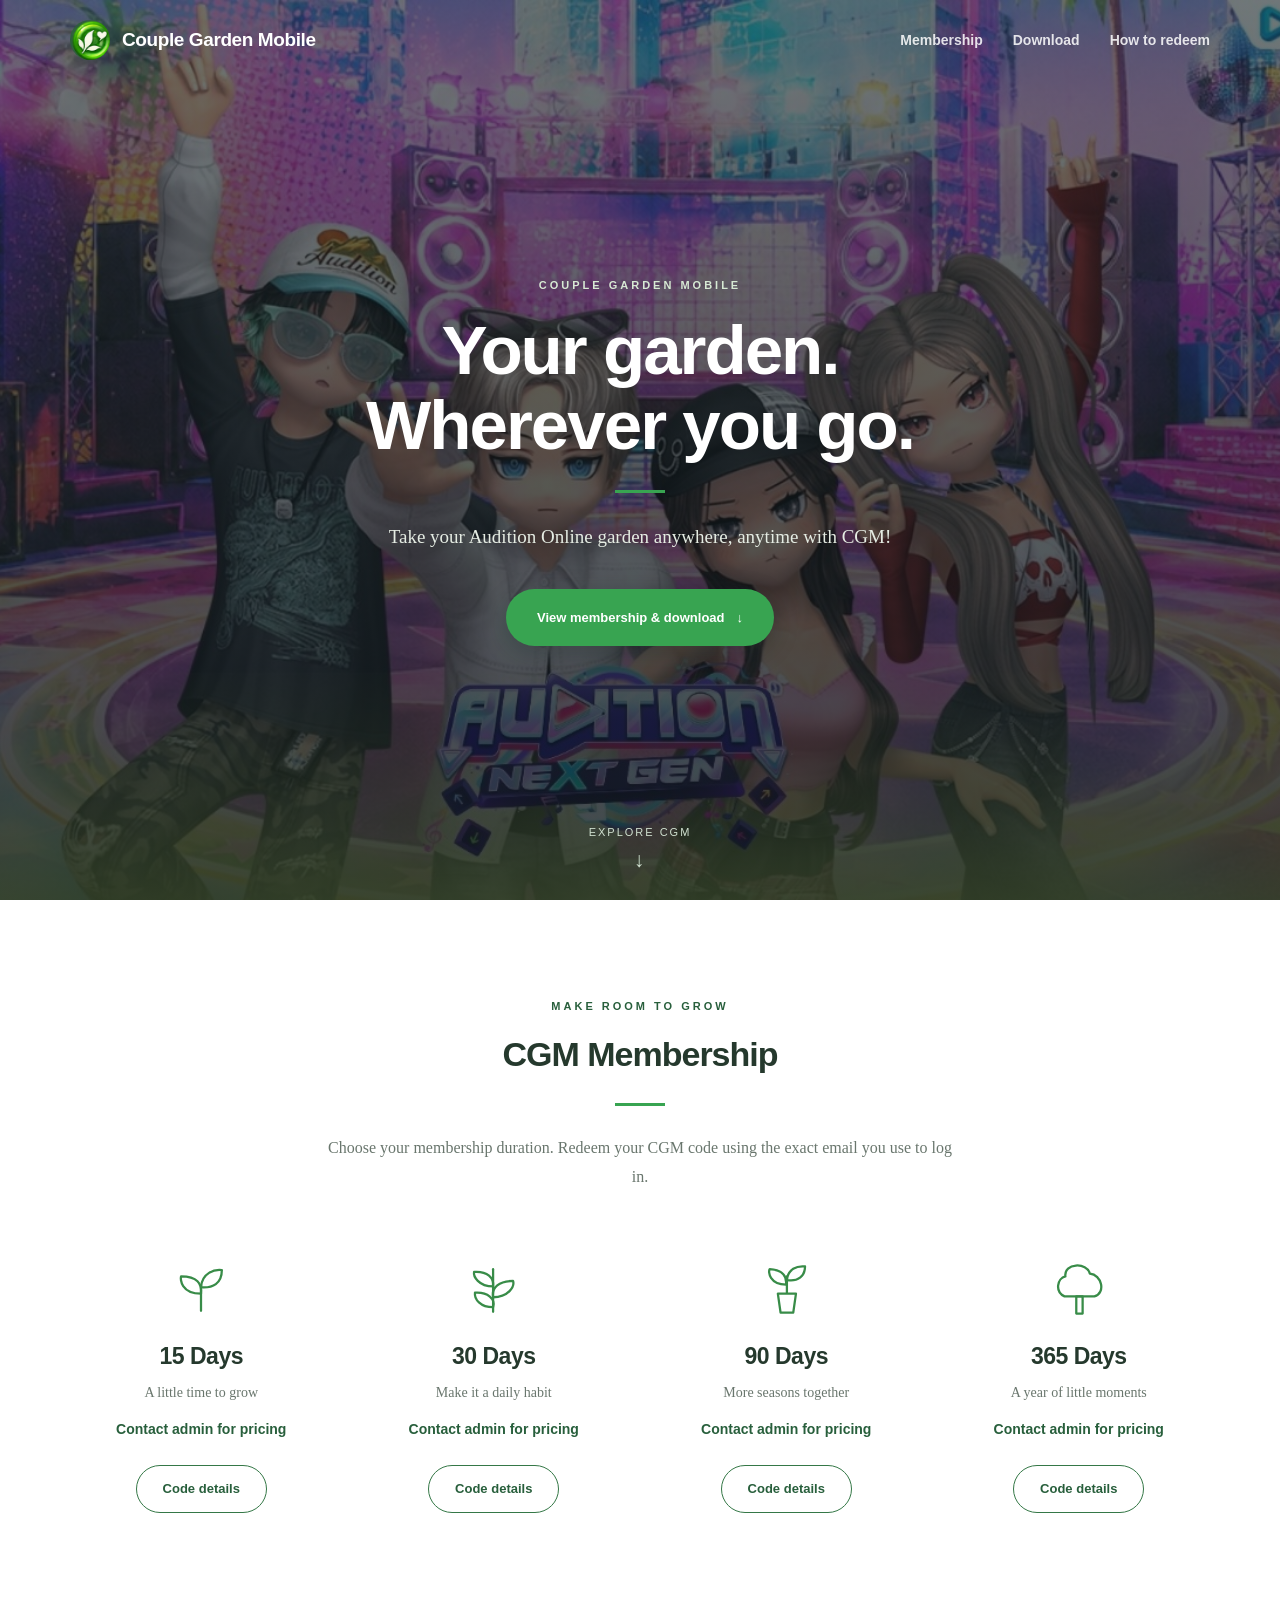
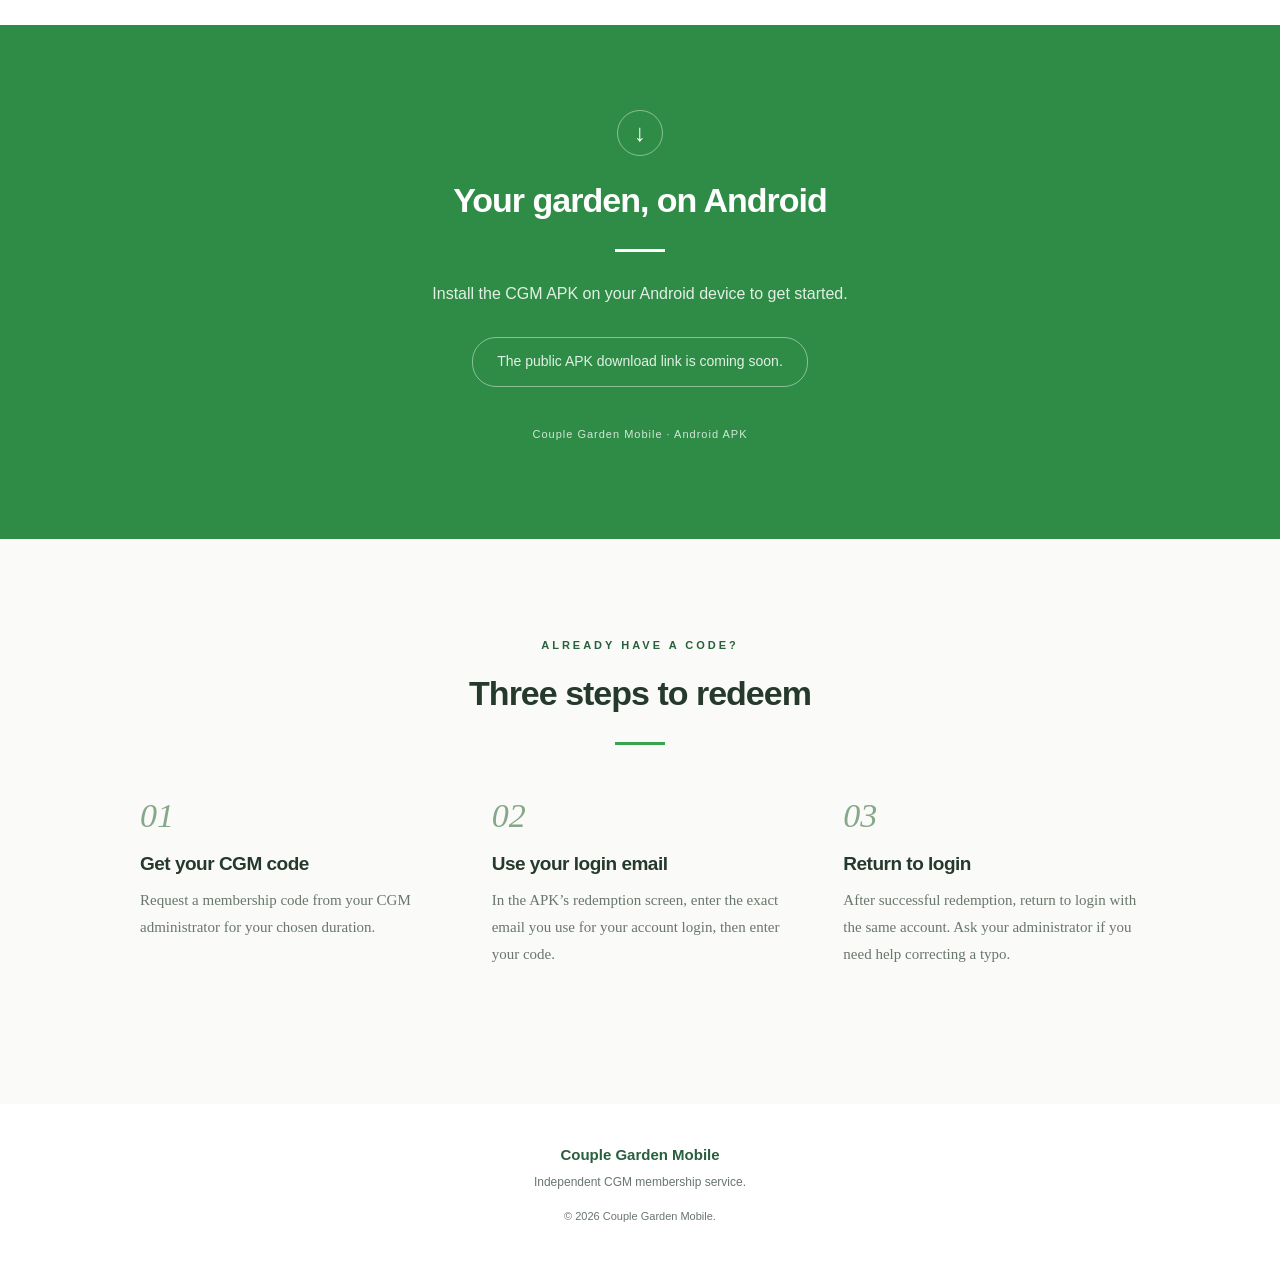
<file: cloudflare-pages/public/index.html>
<!doctype html>
<html lang="en">
<head>
<meta charset="utf-8"><meta name="viewport" content="width=device-width,initial-scale=1">
<meta name="theme-color" content="#285f3c"><meta name="description" content="Couple Garden Mobile — CGM membership plans, redemption guidance, and Android downloads.">
<title>Couple Garden Mobile | CGM</title>
<link rel="icon" href="assets/cgm-logo.png"><link rel="stylesheet" href="assets/site.css">
<script src="site-config.js" defer></script><script src="assets/site.js" defer></script>
</head>
<body id="top">
<a class="skip" href="#main">Skip to content</a>
<nav class="navigation" aria-label="Main navigation"><div class="nav-inner">
<a class="brand" href="#top"><img src="assets/cgm-logo.png" width="40" height="40" alt=""><span>Couple Garden Mobile</span></a>
<button class="menu-toggle" type="button" aria-expanded="false" aria-controls="nav-links" aria-label="Open navigation"><span></span><span></span><span></span></button>
<div id="nav-links" class="nav-links"><a href="#pricing">Membership</a><a href="#download">Download</a><a href="#membership">How to redeem</a></div>
</div></nav>
<main id="main">
<header class="hero"><div class="hero-content"><p class="eyebrow">COUPLE GARDEN MOBILE</p><h1>Your garden.<br>Wherever you go.</h1><div class="divider"></div><p class="hero-description">Take your Audition Online garden anywhere, anytime with CGM!</p><a class="button button-green" href="#pricing">View membership &amp; download <span aria-hidden="true">↓</span></a></div><a class="scroll-note" href="#pricing">Explore CGM <span aria-hidden="true">↓</span></a></header>
<section class="section plans" id="pricing"><div class="container"><p class="eyebrow dark">MAKE ROOM TO GROW</p><h2>CGM Membership</h2><div class="divider"></div><p class="section-intro">Choose your membership duration. Redeem your CGM code using the exact email you use to log in.</p>
<div class="plan-grid">
<article class="plan"><div class="plant" aria-hidden="true"><svg viewBox="0 0 64 64" fill="none" stroke="currentColor" stroke-width="2.5" stroke-linecap="round" stroke-linejoin="round"><path d="M32 55V27"/><path d="M32 36C10 36 9 20 10 17c18 0 23 8 22 19Z"/><path d="M32 29C33 13 47 9 55 10c0 15-10 20-23 19Z"/></svg></div><h3>15 Days</h3><p class="plan-note">A little time to grow</p><p class="price" data-days="15">Contact admin for pricing</p><a class="button button-outline plan-link" href="#membership">Code details</a></article>
<article class="plan"><div class="plant" aria-hidden="true"><svg viewBox="0 0 64 64" fill="none" stroke="currentColor" stroke-width="2.5" stroke-linecap="round" stroke-linejoin="round"><path d="M31 56V9"/><path d="M31 28C15 28 9 17 10 12c15-1 22 7 21 16Z"/><path d="M31 40c17 0 24-12 22-18-15 0-24 7-22 18Z"/><path d="M31 51c-14 0-21-9-20-16 14-1 23 7 20 16Z"/></svg></div><h3>30 Days</h3><p class="plan-note">Make it a daily habit</p><p class="price" data-days="30">Contact admin for pricing</p><a class="button button-outline plan-link" href="#membership">Code details</a></article>
<article class="plan"><div class="plant" aria-hidden="true"><svg viewBox="0 0 64 64" fill="none" stroke="currentColor" stroke-width="2.5" stroke-linecap="round" stroke-linejoin="round"><path d="M23 36h20l-3 21H26Z"/><path d="M33 35V17"/><path d="M32 26C14 26 12 12 14 9c15 1 19 8 18 17Z"/><path d="M33 21C34 9 44 5 53 6c0 11-8 17-20 15Z"/></svg></div><h3>90 Days</h3><p class="plan-note">More seasons together</p><p class="price" data-days="90">Contact admin for pricing</p><a class="button button-outline plan-link" href="#membership">Code details</a></article>
<article class="plan"><div class="plant" aria-hidden="true"><svg viewBox="0 0 64 64" fill="none" stroke="currentColor" stroke-width="2.5" stroke-linecap="round" stroke-linejoin="round"><path d="M29 39h7v19h-7Z"/><path d="M16 39c-11-5-8-20 1-22-2-15 24-16 27-3 13 1 18 21 5 25Z"/></svg></div><h3>365 Days</h3><p class="plan-note">A year of little moments</p><p class="price" data-days="365">Contact admin for pricing</p><a class="button button-outline plan-link" href="#membership">Code details</a></article>
</div></div></section>
<section class="download section" id="download"><div class="container"><span class="android-mark" aria-hidden="true">↓</span><h2>Your garden, on Android</h2><div class="divider light"></div><p>Install the CGM APK on your Android device to get started.</p><a id="download-link" class="button button-light" hidden>Download CGM APK <span aria-hidden="true">↗</span></a><p id="download-pending" class="download-pending">The public APK download link is coming soon.</p><p class="download-caption">Couple Garden Mobile · Android APK</p></div></section>
<section class="section redemption" id="membership"><div class="container"><p class="eyebrow dark">ALREADY HAVE A CODE?</p><h2>Three steps to redeem</h2><div class="divider"></div><div class="steps"><article><span class="step-number">01</span><h3>Get your CGM code</h3><p>Request a membership code from your CGM administrator for your chosen duration.</p></article><article><span class="step-number">02</span><h3>Use your login email</h3><p>In the APK’s redemption screen, enter the exact email you use for your account login, then enter your code.</p></article><article><span class="step-number">03</span><h3>Return to login</h3><p>After successful redemption, return to login with the same account. Ask your administrator if you need help correcting a typo.</p></article></div><a id="contact-link" class="button button-outline" hidden>Contact CGM admin <span aria-hidden="true">↗</span></a></div></section>
</main><footer><a class="footer-brand" href="#top">Couple Garden Mobile</a><p>Independent CGM membership service.</p><small>© <span id="year">2026</span> Couple Garden Mobile.</small></footer>
</body></html>
</file>
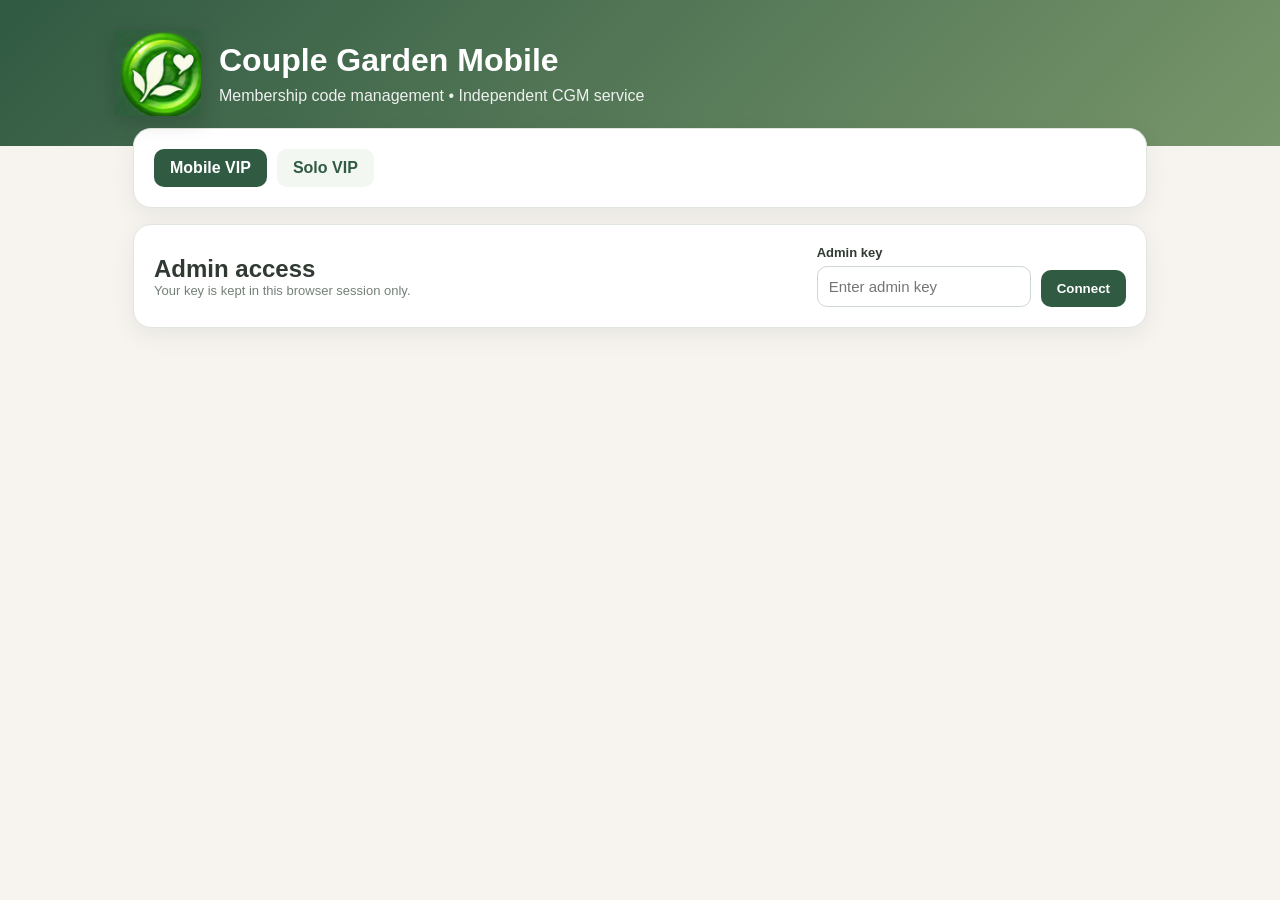
<file: public/admin_panel.html>
<!doctype html>
<html lang="en"><head><meta charset="utf-8"><meta name="viewport" content="width=device-width,initial-scale=1">
<title>Couple Garden Mobile</title><link rel="icon" type="image/png" href="assets/favicon.png">
<style>
*{box-sizing:border-box}body{margin:0;font-family:Arial,sans-serif;background:#f7f4ef;color:#303a32}
.hero{background:linear-gradient(135deg,#315a43,#78966b);color:white;padding:30px 20px}.brand{display:flex;align-items:center;gap:18px}.brand-logo{width:86px;height:86px;object-fit:contain;filter:drop-shadow(0 5px 10px rgba(0,0,0,.18))}.brand-copy{min-width:0}
.wrap{max-width:1050px;margin:auto}.hero h1{margin:0;font-size:32px}.hero p{margin:8px 0 0;opacity:.9}
main{max-width:1050px;margin:-18px auto 40px;padding:0 18px}.card{background:#fff;border:1px solid #dfe6dd;border-radius:18px;padding:20px;margin-bottom:16px;box-shadow:0 8px 24px #26382b12}
.grid{display:grid;grid-template-columns:repeat(auto-fit,minmax(190px,1fr));gap:12px}.stat{background:#f2f7f1;border-radius:14px;padding:16px}.stat b{font-size:26px;display:block;color:#315a43}
label{font-weight:700;font-size:13px}input,select{padding:11px;border:1px solid #cdd8cf;border-radius:10px;font-size:15px}button{padding:11px 16px;border:0;border-radius:10px;background:#315a43;color:#fff;font-weight:700;cursor:pointer}button:disabled{opacity:.55}
.row{display:flex;gap:10px;align-items:end;flex-wrap:wrap}.field{display:flex;flex-direction:column;gap:6px}
.generated{margin-top:15px;background:#edf6ed;border:1px solid #c7dac8;padding:17px;border-radius:14px}.code{font-family:Consolas,monospace;font-size:22px;font-weight:700;letter-spacing:.5px}
table{width:100%;border-collapse:collapse;font-size:14px}th,td{text-align:left;padding:11px 8px;border-bottom:1px solid #edf0ec}th{color:#68766b}.badge{padding:5px 9px;border-radius:99px;font-size:12px;font-weight:bold}.active{background:#e1f3e5;color:#28633a}.unused{background:#fff1ce;color:#765a12}.expired{background:#eee;color:#666}
.muted{color:#748078;font-size:13px}.error{color:#a22}.toolbar{display:flex;justify-content:space-between;gap:12px;align-items:center;flex-wrap:wrap}
@media(max-width:650px){.hero{padding-top:24px}.brand-logo{width:66px;height:66px}.hero h1{font-size:26px}.code{font-size:17px}table{font-size:12px}.hide-sm{display:none}}
.edition-nav{display:flex;gap:10px;align-items:center;flex-wrap:wrap}.edition-nav a{padding:10px 16px;border-radius:10px;text-decoration:none;font-weight:700;color:#315a43;background:#f2f7f1}.edition-nav a[aria-current]{background:#315a43;color:white}</style></head><body>
<header class="hero"><div class="wrap"><div class="brand"><img class="brand-logo" src="assets/cgm-logo.png" alt="Couple Garden Mobile logo"><div class="brand-copy"><h1>Couple Garden Mobile</h1><p>Membership code management • Independent CGM service</p></div></div></div></header>
<main><nav class="card edition-nav" aria-label="VIP edition"><a href="admin_panel.html" aria-current="page">Mobile VIP</a><a href="solo_admin.html">Solo VIP</a></nav>
<section class="card"><div class="toolbar"><div><h2 style="margin:0">Admin access</h2><div class="muted">Your key is kept in this browser session only.</div></div>
<div class="row"><div class="field"><label>Admin key</label><input id="key" type="password" placeholder="Enter admin key"></div><button id="connect">Connect</button></div></div><div id="accessMsg" class="muted"></div></section>

<section id="dash" style="display:none">
<div class="grid" style="margin-bottom:16px">
<div class="stat"><span>Total codes</span><b id="total">0</b></div><div class="stat"><span>Unused</span><b id="unused">0</b></div>
<div class="stat"><span>Active</span><b id="active">0</b></div><div class="stat"><span>Expired</span><b id="expired">0</b></div></div>

<section class="card"><h2 style="margin-top:0">Generate CGMANG code</h2><p class="muted">Generate one membership code at a time. Full codes are saved for this authenticated admin panel.</p>
<div class="row"><div class="field"><label>Validity</label><select id="days"><option value="15">15 days</option><option value="30" selected>30 days</option><option value="90">90 days</option><option value="365">365 days</option></select></div>
<button id="generate">Generate Code</button></div><div id="generated"></div></section>

<section class="card"><div class="toolbar"><div><h2 style="margin:0">Membership codes</h2><div class="muted">Up to the latest 200 records. Older codes show a masked hint until a successful redemption captures the full code.</div></div><button id="refresh">Refresh</button></div>
<div class="field" style="margin-top:12px"><label for="search">Find account or code</label><input id="search" type="search" placeholder="Enter login email or membership code"></div>
<div id="editMsg" class="muted" aria-live="polite" style="margin-top:8px"></div>
<div id="matchCount" class="muted" aria-live="polite" style="margin-top:8px"></div>
<div style="overflow:auto;margin-top:12px"><table><thead><tr><th>Code</th><th>Days</th><th>Created</th><th>Redeemed</th><th>Expiry</th><th>State</th><th>Login email / ID</th><th>Action</th></tr></thead><tbody id="rows"></tbody></table></div></section>
</section></main>
<script>
const BASE='https://jpcg.onrender.com', $=id=>document.getElementById(id);
const esc=s=>String(s??'').replace(/[&<>"']/g,c=>({'&':'&amp;','<':'&lt;','>':'&gt;','"':'&quot;',"'":'&#39;'}[c]));
const dt=x=>x?new Date(Number(x)*1000).toLocaleString():'—';
// Presentation only: preserve the exact stored login_id for API calls.
function splitLoginId(value){
    const login=String(value||'');
    if(login.startsWith('INPP.'))return {prefix:'INPP.',email:login.slice(5)};
    const colon=login.lastIndexOf(':');
    return colon<0?{prefix:'',email:login}:{prefix:login.slice(0,colon+1),email:login.slice(colon+1)};
}
const displayLoginId=value=>value?splitLoginId(value).email:'—';
$('key').value=sessionStorage.getItem('jpcg_admin_key')||'';
async function api(path,opt={}){let k=$('key').value.trim();let h=Object.assign({'X-Admin-Key':k},opt.headers||{});let r=await fetch(BASE+path,Object.assign({},opt,{headers:h}));let j=await r.json().catch(()=>({}));if(!r.ok)throw Error('HTTP '+r.status+': '+(j.error||j.message||'request failed'));return j}
async function load(){try{let j=await api('/admin_codes.php');sessionStorage.setItem('jpcg_admin_key',$('key').value.trim());$('dash').style.display='block';$('accessMsg').textContent='Connected.';render(j.codes||[])}catch(e){$('dash').style.display='none';$('accessMsg').innerHTML='<span class="error">'+esc(e.message)+'</span>'}}
let records=[];
function render(a){records=a;let c={unused:0,active:0,expired:0};a.forEach(x=>c[x.state]=(c[x.state]||0)+1);$('total').textContent=a.length;$('unused').textContent=c.unused||0;$('active').textContent=c.active||0;$('expired').textContent=c.expired||0;
renderRows()}
function renderRows(){const term=$('search').value.trim().toLowerCase();const a=records.filter(x=>[x.login_id,x.code_full,x.code_hint].some(v=>String(v||'').toLowerCase().includes(term)));$('matchCount').textContent=term?`${a.length} matching records out of ${records.length} loaded.`:`${records.length} records loaded.`;
$('rows').innerHTML=a.map(x=>`<tr><td><code>${esc(x.code_full||x.code_hint)}</code>${x.code_full?'':'<div class="muted">Full code not saved</div>'}</td><td>${esc(x.vip_days)}</td><td>${dt(x.created_at)}</td><td>${dt(x.redeemed_at)}</td><td>${dt(x.vip_expiry)}</td><td><span class="badge ${esc(x.state)}">${esc(x.state)}</span></td><td>${esc(displayLoginId(x.login_id))}</td><td>${x.redeemed_at!==null&&x.login_id&&x.code_id?`<button type="button" data-edit-id="${esc(x.code_id)}">Edit email</button>`:'—'}</td></tr>`).join('')||'<tr><td colspan="8">No matching codes.</td></tr>'}
$('search').oninput=renderRows;
$('rows').onclick=async event=>{
    const button=event.target.closest('button[data-edit-id]');
    if(!button||button.disabled)return;
    const row=records.find(x=>x.code_id===button.dataset.editId);
    if(!row)return;
    const oldLogin=String(row.login_id||'');
    const {prefix,email:oldEmail}=splitLoginId(oldLogin);
    const entered=prompt('Enter the correct email used for the original account login. The account prefix and VIP expiry will stay the same.',oldEmail);
    if(entered===null)return;
    const email=entered.trim();
    if(!email||email===oldEmail)return;
    if(!/^[^\s@:]+@[^\s@:]+\.[^\s@:]+$/.test(email)){
        $('editMsg').textContent='Enter the email only, without the account prefix.';return;
    }
    if(!confirm(`Move CGM code ${row.code_full||row.code_hint} from ${oldEmail} to ${email}? The existing expiry stays unchanged. This does not change the original game account.`))return;
    button.disabled=true;$('editMsg').textContent='Saving email…';
    try{
        const saved=await api('/admin_edit_email.php',{method:'POST',headers:{'Content-Type':'application/json'},body:JSON.stringify({code_id:row.code_id,expected_login_id:oldLogin,email})});
        row.login_id=saved.login_id;renderRows();
        $('editMsg').textContent='Email updated. VIP expiry is unchanged. Reopen CGM and log in with the correct original account.';
    }catch(error){$('editMsg').textContent=error.message;}
    finally{button.disabled=false;}
};


async function gen(){let b=$('generate');if(b.disabled)return;b.disabled=true;b.textContent='Generating…';$('generated').textContent='';try{let d=Number($('days').value);let j=await api('/admin_generate.php',{method:'POST',headers:{'Content-Type':'application/json'},body:JSON.stringify({days:d,count:1})});let c=j.codes&&j.codes[0];if(!c)throw Error('No plaintext code returned');$('generated').innerHTML=`<div class="generated"><div class="muted">New ${esc(j.days||d)}-day CGMANG code</div><div style="display:flex;gap:12px;align-items:center;flex-wrap:wrap;margin-top:7px"><span class="code">${esc(c)}</span><button id="copy">Copy Code</button></div><div id="copyMsg" class="muted" style="margin-top:8px">This code is saved and available in the admin table.</div></div>`;$('copy').onclick=async()=>{try{await navigator.clipboard.writeText(c);$('copy').textContent='Copied!';$('copyMsg').textContent='Code copied to clipboard.'}catch(e){$('copyMsg').textContent='Clipboard blocked; copy the code manually.'}};await load()}catch(e){$('generated').innerHTML='<div class="error">'+esc(e.message)+'</div>'}finally{b.disabled=false;b.textContent='Generate Code'}}
$('connect').onclick=load;$('refresh').onclick=load;$('generate').onclick=gen;if($('key').value)load();
</script>
</body></html>
</file>
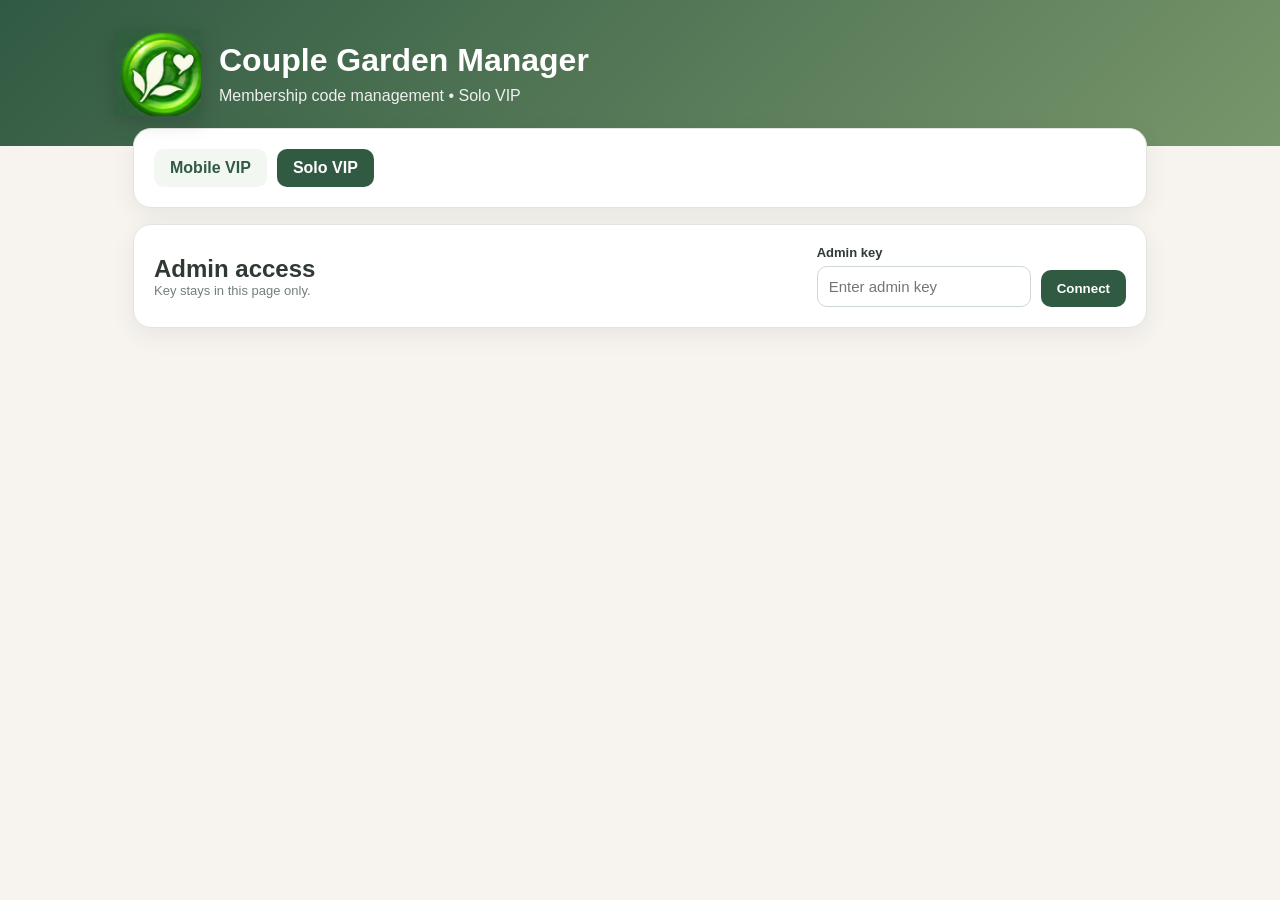
<file: public/solo_admin.html>
<!doctype html><html lang="en"><head><meta charset="utf-8"><meta name="viewport" content="width=device-width,initial-scale=1"><meta name="referrer" content="no-referrer"><meta name="robots" content="noindex,nofollow"><title>Couple Garden Manager – Solo VIP</title><link rel="icon" type="image/png" href="assets/favicon.png"><style>
*{box-sizing:border-box}body{margin:0;font-family:Arial,sans-serif;background:#f7f4ef;color:#303a32}
.hero{background:linear-gradient(135deg,#315a43,#78966b);color:white;padding:30px 20px}.brand{display:flex;align-items:center;gap:18px}.brand-logo{width:86px;height:86px;object-fit:contain;filter:drop-shadow(0 5px 10px rgba(0,0,0,.18))}.brand-copy{min-width:0}
.wrap{max-width:1050px;margin:auto}.hero h1{margin:0;font-size:32px}.hero p{margin:8px 0 0;opacity:.9}
main{max-width:1050px;margin:-18px auto 40px;padding:0 18px}.card{background:#fff;border:1px solid #dfe6dd;border-radius:18px;padding:20px;margin-bottom:16px;box-shadow:0 8px 24px #26382b12}
.grid{display:grid;grid-template-columns:repeat(auto-fit,minmax(190px,1fr));gap:12px}.stat{background:#f2f7f1;border-radius:14px;padding:16px}.stat b{font-size:26px;display:block;color:#315a43}
label{font-weight:700;font-size:13px}input,select{padding:11px;border:1px solid #cdd8cf;border-radius:10px;font-size:15px}button{padding:11px 16px;border:0;border-radius:10px;background:#315a43;color:#fff;font-weight:700;cursor:pointer}button:disabled{opacity:.55}
.row{display:flex;gap:10px;align-items:end;flex-wrap:wrap}.field{display:flex;flex-direction:column;gap:6px}
.generated{margin-top:15px;background:#edf6ed;border:1px solid #c7dac8;padding:17px;border-radius:14px}.code{font-family:Consolas,monospace;font-size:22px;font-weight:700;letter-spacing:.5px}
table{width:100%;border-collapse:collapse;font-size:14px}th,td{text-align:left;padding:11px 8px;border-bottom:1px solid #edf0ec}th{color:#68766b}.badge{padding:5px 9px;border-radius:99px;font-size:12px;font-weight:bold}.active{background:#e1f3e5;color:#28633a}.unused{background:#fff1ce;color:#765a12}.expired{background:#eee;color:#666}
.muted{color:#748078;font-size:13px}.error{color:#a22}.toolbar{display:flex;justify-content:space-between;gap:12px;align-items:center;flex-wrap:wrap}
@media(max-width:650px){.hero{padding-top:24px}.brand-logo{width:66px;height:66px}.hero h1{font-size:26px}.code{font-size:17px}table{font-size:12px}.hide-sm{display:none}}

.edition-nav{display:flex;gap:10px;align-items:center;flex-wrap:wrap}.edition-nav a{padding:10px 16px;border-radius:10px;text-decoration:none;font-weight:700;color:#315a43;background:#f2f7f1}.edition-nav a[aria-current]{background:#315a43;color:white}.edition-nav a[aria-disabled]{opacity:.5;pointer-events:none}.revoked{background:#f8e2e2;color:#8b3030}.code{overflow-wrap:anywhere}button.secondary{background:#68766b}.actions{display:flex;gap:6px;flex-wrap:wrap;min-width:130px}.actions button{font-size:12px;padding:8px 10px}.codecell{font-family:Consolas,monospace;overflow-wrap:anywhere;min-width:220px;max-width:320px}
</style></head><body><header class="hero"><div class="wrap"><div class="brand"><img class="brand-logo" src="assets/cgm-logo.png" alt="Couple Garden Mobile logo"><div class="brand-copy"><h1>Couple Garden Manager</h1><p>Membership code management • Solo VIP</p></div></div></div></header>
<main><nav class="card edition-nav" aria-label="VIP edition"><a href="admin_panel.html" id="mobileTab">Mobile VIP</a><a href="solo_admin.html" aria-current="page">Solo VIP</a><span class="muted" id="stageNotice" hidden>Staging • fictional accounts only</span></nav>
<section class="card"><div class="toolbar"><div><h2 style="margin:0">Admin access</h2><div class="muted">Key stays in this page only.</div></div><div class="row"><div class="field"><label for="key">Admin key</label><input id="key" type="password" autocomplete="off" placeholder="Enter admin key"></div><button id="connect">Connect</button></div></div><div id="accessMsg" class="muted" aria-live="polite"></div></section>
<section id="dash" hidden>
<div class="grid" style="margin-bottom:16px"><div class="stat"><span>Total codes</span><b id="total">0</b></div><div class="stat"><span>Unused</span><b id="unused">0</b></div><div class="stat"><span>Active</span><b id="active">0</b></div><div class="stat"><span>Expired</span><b id="expired">0</b></div><div class="stat"><span>Revoked</span><b id="revoked">0</b></div></div>
<section class="card"><h2 style="margin-top:0">Generate Solo VIP code</h2><p class="muted">Generate an ACGM code with 10 random digits without an email. The first successful redemption links it to the user's login email and starts its validity. Full generated codes remain available in this authenticated admin table, including unused codes.</p><div class="row"><div class="field"><label for="days">Validity</label><select id="days"><option value="15">15 days</option><option value="30" selected>30 days</option><option value="90">90 days</option><option value="365">365 days</option></select></div><button id="generate">Generate Code</button></div><div id="generated" hidden class="generated"><div id="generatedDays" class="muted"></div><div class="row"><span id="code" class="code"></span><button id="copy">Copy Code</button></div><div id="copyMsg" class="muted" aria-live="polite"></div></div></section>
<section class="card"><div class="toolbar"><div><h2 style="margin:0">Membership codes</h2><div class="muted">Latest 200 records. Full codes are visible for newly generated and redeemed codes. Older hash-only records may have only a hint.</div></div><button id="refresh">Refresh</button></div><div class="field" style="margin-top:12px"><label for="search">Find account or code</label><input id="search" type="search" placeholder="Enter login email or membership code"></div><div id="editMsg" class="muted" aria-live="polite"></div><div id="matchCount" class="muted" aria-live="polite"></div><div style="overflow:auto;margin-top:12px"><table><thead><tr><th>Code</th><th>Days</th><th>Created</th><th>Redeemed</th><th>Expiry</th><th>State</th><th>Login email</th><th>Action</th></tr></thead><tbody id="rows"></tbody></table></div></section></section></main>
<script>
'use strict';
const $=id=>document.getElementById(id);
if(location.hostname==='jpcg-solo-vip-stage.onrender.com'){
 $('mobileTab').removeAttribute('href');$('mobileTab').setAttribute('aria-disabled','true');
 $('stageNotice').hidden=false;
}
let records=[],serverTime=0,pending=false;
const dt=v=>v===null||v===undefined?'—':new Date(Number(v)*1000).toLocaleString();
const state=r=>r.revoked_at!==null?'revoked':r.redeemed_at===null?'unused':Number(r.vip_expiry)>serverTime?'active':'expired';
async function api(body){
 const key=$('key').value.trim();if(!key)throw Error('Enter your admin key.');
 const res=await fetch('solo_admin.php',{method:'POST',headers:{'Content-Type':'application/json','X-Admin-Key':key},body:JSON.stringify(body),cache:'no-store',redirect:'error'});
 const data=await res.json();if(!res.ok||data.ok!==true)throw Error('HTTP '+res.status+': '+String(data.error||'Request failed'));return data;
}
function td(tr,value){const cell=document.createElement('td');cell.textContent=String(value??'—');tr.append(cell);return cell;}
function renderRows(){
 const q=$('search').value.trim().toLowerCase();
 const rows=records.filter(r=>[r.email,r.code_full,r.code_hint].some(v=>String(v??'').toLowerCase().includes(q)));
 $('matchCount').textContent=rows.length+' of '+records.length+' records loaded.';
 $('rows').replaceChildren();
 for(const r of rows){
  const tr=document.createElement('tr'),s=state(r);
  const codeCell=td(tr,r.code_full||r.code_hint);codeCell.className='codecell';
  if(!r.code_full){const hint=document.createElement('div');hint.className='muted';hint.textContent='Original full code not stored';codeCell.append(hint);}
  td(tr,r.vip_days);td(tr,dt(r.created_at));td(tr,dt(r.redeemed_at));td(tr,dt(r.vip_expiry));
  const sc=td(tr,'');const badge=document.createElement('span');badge.className='badge '+s;badge.textContent=s;sc.append(badge);
  td(tr,r.email||'Unassigned');const ac=td(tr,'');ac.className='actions';
  if(r.redeemed_at!==null && r.email && s!=='revoked'){
   const edit=document.createElement('button');edit.textContent='Edit email';
   edit.onclick=()=>run(async()=>{
    const old=r.email,entered=prompt('Enter the correct account email. The original redemption date and expiry stay unchanged.',old);
    if(entered===null)return;
    const email=entered.trim();if(!email||email===old)return;
    if(!/^[^\s@:]+@[^\s@:]+\.[^\s@:]+$/.test(email))throw Error('Enter a valid email.');
    if(!confirm('Move this Solo VIP membership from '+old+' to '+email+'? The original expiry will stay unchanged.'))return;
    await api({action:'edit_email',code_id:r.code_id,expected_email:old,email});
    await load();$('editMsg').textContent='Email corrected. Original VIP expiry is unchanged.';
   });ac.append(edit);
  }
  if(s!=='revoked'){const b=document.createElement('button');b.className='secondary';b.textContent='Revoke';b.onclick=()=>run(async()=>{if(confirm('Revoke this Solo VIP code?')){await api({action:'revoke',code_id:r.code_id});await load();$('editMsg').textContent='Solo code revoked.';}});ac.append(b);}
  $('rows').append(tr);
 }
 if(!rows.length){const tr=document.createElement('tr'),cell=td(tr,'No matching codes.');cell.colSpan=8;$('rows').append(tr);}
}
async function load(){
 const j=await api({action:'list'});records=j.codes;serverTime=Number(j.server_time);
 $('total').textContent=records.length;for(const s of ['unused','active','expired','revoked'])$(s).textContent=records.filter(r=>state(r)===s).length;
 $('dash').hidden=false;$('accessMsg').textContent='Connected.';renderRows();
}
async function run(task){if(pending)return;pending=true;for(const id of ['connect','generate','refresh'])$(id).disabled=true;try{await task()}catch(e){$('accessMsg').textContent=e.message;if(String(e.message).startsWith('HTTP 401')){$('dash').hidden=true;records=[];$('rows').replaceChildren();$('code').textContent='';$('generated').hidden=true;}}finally{pending=false;for(const id of ['connect','generate','refresh'])$(id).disabled=false;}}
$('connect').onclick=()=>run(load);$('refresh').onclick=()=>run(load);$('search').oninput=renderRows;
$('generate').onclick=()=>run(async()=>{
 $('code').textContent='';$('generated').hidden=true;
 const j=await api({action:'generate',days:Number($('days').value)});
 $('generatedDays').textContent='New '+j.days+'-day Solo VIP code (unassigned)';
 $('code').textContent=j.code;$('copyMsg').textContent='This code is saved in the admin table.';$('generated').hidden=false;await load();
});
$('copy').onclick=async()=>{try{await navigator.clipboard.writeText($('code').textContent);$('copyMsg').textContent='Code copied.';}catch(e){$('copyMsg').textContent='Select the code and copy manually.';}};
</script></body></html>
</file>
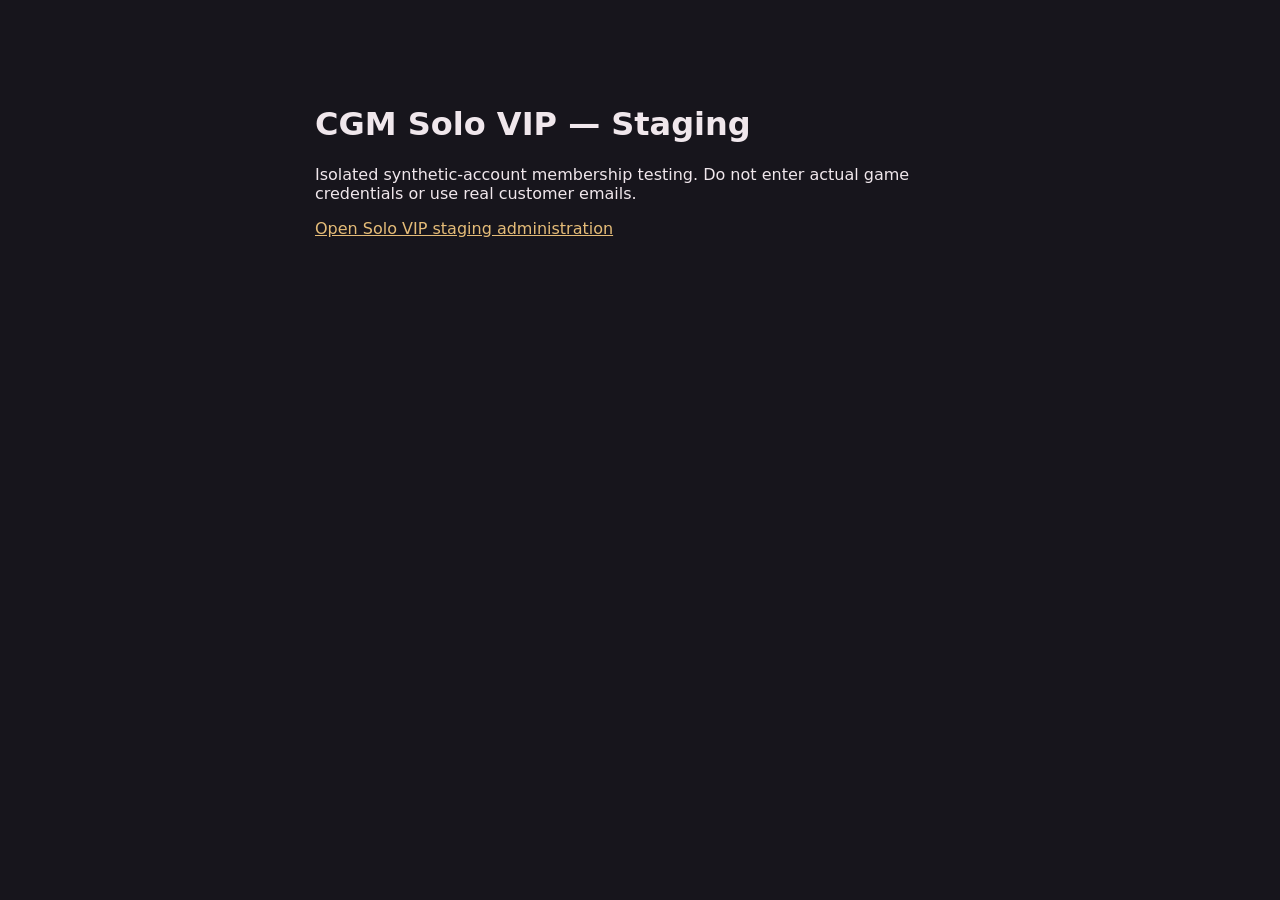
<file: staging/solo-stage-index.html>
<!doctype html><html lang="en"><meta charset="utf-8"><meta name="viewport" content="width=device-width,initial-scale=1"><meta name="robots" content="noindex,nofollow"><title>CGM Solo VIP Staging</title><style>body{font:16px system-ui,sans-serif;max-width:650px;margin:64px auto;padding:20px;background:#17151c;color:#f0e7ec}a{color:#e5bc78}</style><h1>CGM Solo VIP — Staging</h1><p>Isolated synthetic-account membership testing. Do not enter actual game credentials or use real customer emails.</p><p><a href="/solo_admin.html">Open Solo VIP staging administration</a></p></html>
</file>
<file: cloudflare-pages/public/assets/site.css>
:root{--green:#285f3c;--bright:#38a451;--ink:#25392d;--muted:#69766d;--cream:#fafbf8}*{box-sizing:border-box}html{scroll-behavior:smooth;scroll-padding-top:82px}body{margin:0;color:var(--ink);font-family:Arial,Helvetica,sans-serif;background:#fff}a{color:inherit;text-decoration:none}button,a{-webkit-tap-highlight-color:transparent}a:focus-visible,button:focus-visible{outline:3px solid #efb64a;outline-offset:5px}.skip{position:fixed;top:-80px;left:18px;background:white;padding:12px;z-index:20}.skip:focus{top:12px}[hidden]{display:none!important}.navigation{position:fixed;z-index:10;inset:0 0 auto;padding:20px 24px;color:white;transition:background .2s,box-shadow .2s,padding .2s}.navigation.scrolled{background:#fff;color:var(--ink);box-shadow:0 2px 20px #173e2510;padding-top:12px;padding-bottom:12px}.nav-inner{max-width:1140px;margin:auto;display:flex;align-items:center;justify-content:space-between;gap:24px}.brand{display:flex;align-items:center;gap:12px;font-size:19px;font-weight:700;letter-spacing:-.4px}.brand img{border-radius:50%}.nav-links{display:flex;gap:30px;font-size:14px;font-weight:bold}.nav-links a{opacity:.85}.nav-links a:hover{opacity:1;color:#a8e0a8}.scrolled .nav-links a:hover{color:var(--green)}.menu-toggle{display:none}.hero{min-height:720px;height:100svh;position:relative;display:grid;place-items:center;padding:125px 24px 100px;text-align:center;color:white;background:linear-gradient(180deg,#1521249c,#11191dcc),url('intro.jpg') center/cover no-repeat}.hero-content{max-width:790px}.eyebrow{font-size:11px;font-weight:bold;letter-spacing:3px;margin:0 0 22px;color:#d7ead4}.hero h1{font-size:clamp(42px,5.4vw,74px);font-weight:700;letter-spacing:-2px;line-height:1.08;margin:0}.divider{height:3px;width:50px;margin:28px auto;background:var(--bright)}.hero-description{max-width:580px;margin:0 auto 35px;color:#e5ece3;font:19px/1.7 Georgia,serif}.button{display:inline-flex;align-items:center;justify-content:center;gap:12px;min-height:48px;padding:15px 26px;border-radius:30px;font-size:13px;font-weight:bold;border:1px solid transparent;transition:transform .2s,background .2s}.button:hover{transform:translateY(-2px)}.button-green{background:var(--bright);color:white;padding:20px 30px;box-shadow:0 6px 24px #061e1b40}.button-green:hover{background:#2e9145}.scroll-note{position:absolute;bottom:28px;font-size:11px;text-transform:uppercase;letter-spacing:2px;color:#d0e1d0;display:flex;flex-direction:column;gap:10px}.scroll-note span{font-size:21px}.section{padding:100px 24px;text-align:center}.container{max-width:1140px;margin:auto}.dark{color:var(--green)}h2{font-size:34px;letter-spacing:-1px;line-height:1.2;margin:0}h3{font-size:23px;margin:0 0 12px;letter-spacing:-.5px}.section-intro{max-width:630px;margin:0 auto;color:var(--muted);font:16px/1.8 Georgia,serif}.plan-grid{display:grid;grid-template-columns:repeat(4,1fr);gap:30px;margin-top:52px}.plan{padding:18px 8px 12px}.plant{font-size:46px;margin-bottom:24px;min-height:55px}.plan-note{font:14px/1.6 Georgia,serif;color:var(--muted);margin:0 0 16px}.price{font-size:14px;min-height:20px;color:var(--green);font-weight:bold;margin:0 0 24px}.button-outline{border-color:#357847;color:var(--green);background:transparent}.button-outline:hover{background:#ecf5ed}.download{background:#2f8c47;color:#fff;padding:85px 24px}.android-mark{display:inline-flex;border:1px solid #ffffff70;width:46px;height:46px;border-radius:50%;align-items:center;justify-content:center;font-size:24px;margin-bottom:24px}.light{background:#fff}.download p{color:#e2f0e4;line-height:1.7}.button-light{background:#fff;color:var(--green);margin-top:12px}.download .download-caption{font-size:11px;letter-spacing:1px;margin-top:24px;color:#d1e7d5}.download-pending{display:inline-block;border:1px solid #ffffff70;border-radius:24px;padding:12px 24px;font-size:14px}.redemption{background:var(--cream)}.steps{display:grid;grid-template-columns:repeat(3,1fr);gap:55px;text-align:left;margin:52px auto 36px;max-width:1000px}.step-number{display:block;font:italic 34px Georgia,serif;color:#87a78b;margin-bottom:18px}.steps h3{font-size:19px}.steps p{color:var(--muted);font:15px/1.8 Georgia,serif;margin:0}footer{text-align:center;background:#fff;padding:42px 24px;color:var(--muted);font-size:12px}footer p{margin:12px 0 20px}.footer-brand{font-size:15px;font-weight:bold;color:var(--green)}footer small{font-size:11px}@media(max-width:850px){.brand{font-size:16px}.nav-links{gap:18px}.plan-grid{grid-template-columns:repeat(2,1fr);row-gap:34px}.steps{gap:28px}.hero{min-height:650px}}@media(max-width:600px){.navigation{padding:14px 18px;background:#fff;color:var(--ink)}.nav-inner{flex-wrap:wrap;gap:0}.brand{font-size:15px;gap:9px}.brand img{width:34px;height:34px}.menu-toggle{display:flex;flex-direction:column;gap:4px;padding:9px;background:transparent;border:1px solid #d4e1d5;border-radius:6px;cursor:pointer}.menu-toggle span{width:19px;height:2px;background:var(--green)}.nav-links{display:none;flex-basis:100%;padding-top:20px;flex-direction:column;gap:0}.nav-links.open{display:flex}.nav-links a{padding:12px 0}.hero{min-height:640px;height:90svh;padding:115px 24px 90px}.hero h1{font-size:44px;letter-spacing:-1.5px}.hero-description{font-size:17px}.eyebrow{font-size:10px;letter-spacing:2px}.section{padding:70px 22px}h2{font-size:29px}.plan-grid{gap:24px 8px;margin-top:35px}.plan{padding:12px 0}.plant{font-size:40px;margin-bottom:18px}.plan h3{font-size:21px}.plan-note{font-size:12px}.price{font-size:12px}.plan .button{font-size:12px;padding:12px 17px}.steps{grid-template-columns:1fr;gap:32px}.step-number{margin-bottom:10px}.download{padding:65px 22px}}@media(prefers-reduced-motion:reduce){html{scroll-behavior:auto}*{transition:none!important}}

.plant{color:#388c48}.plant svg{display:block;width:58px;height:58px;margin:auto}
</file>
